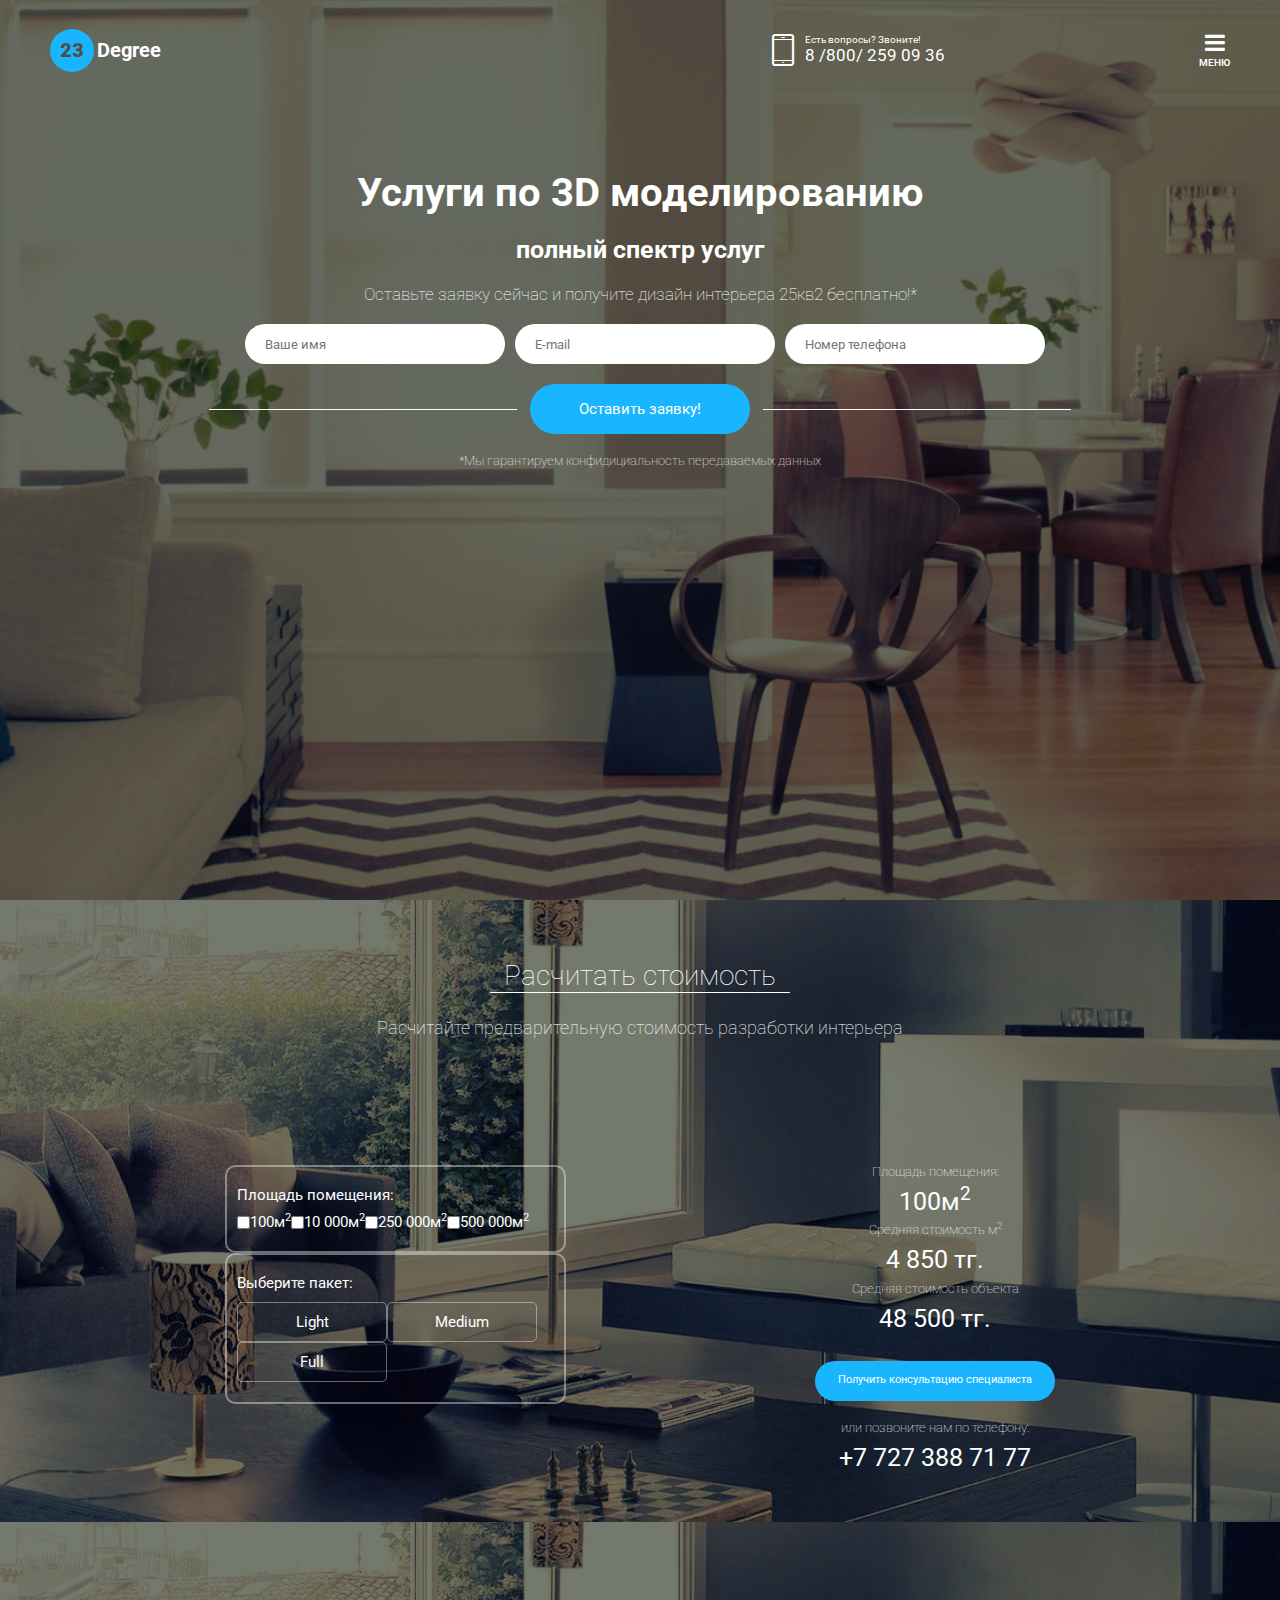
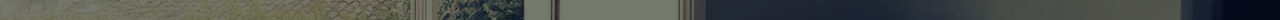
<file: 23degree/index.html>
<!DOCTYPE html>
<html lang="en">
<head>
    <meta charset="UTF-8">
    <title>23Degree</title>
    <link rel="stylesheet" href="sass/main.css">
    <link rel="stylesheet" href="css/normalize.css">
    <link href="https://fonts.googleapis.com/css?family=Roboto:100,400,700&display=swap&subset=cyrillic" rel="stylesheet">
</head>
<body> 
    <div class="main">
        <div class="main-nav">

            <div class="main-nav__logo">
                <div class="main-nav__logo-circle"><span>23</span></div><span class="main-nav__logo-text">Degree</span>
            </div>
            <div class="main-nav__icon-mobile">
                <i class="icon-mobile"></i>
            </div>
            <div class="main-nav__tel">
                
                <span>Есть вопросы? Звоните!</span>
                <p>8 /800/ 259 09 36</p>
            </div>
        
            <div class="main-nav__menu">
                <i class="icon-menu"></i>
                <span>меню</span>
            </div>
        </div>

        <div class="main-headings">
            <h1>Услуги по 3D моделированию</h1>
            <h2>полный спектр услуг</h2>
        </div> 

        <div class="main-application">
            <h3>Оставьте заявку сейчас и получите дизайн интерьера 25кв2 бесплатно!*</h3>    
            <form class="main-application__form" action="#">               
                <input type="text" name="" id="" placeholder="Ваше имя">
                <input type="text" name="" id="" placeholder="E-mail">
                <input type="text" name="" id="" placeholder="Номер телефона">
                <a class="link-btn" href="#">Оставить заявку!</a>
            </form>
            <p>*Мы гарантируем конфидициальность передаваемых данных</p>
        </div>      
    </div>
    <div class="cost">
        <div class="cost-headings">
            <h2>Расчитать стоимость</h2>
            <p>Расчитайте предварительную стоимость разработки интерьера</p>
        </div>
        <div class="cost-main">
            <div class="cost-main__form">
                    <div class="cost-main__form--area">
                        <span>Площадь помещения:</span>
                        <input type="checkbox" id="area1"/><label for="area1">100м<sup>2</sup></label>
                        <input type="checkbox" id="area-2"/><label for="area-2">10 000м<sup>2</sup></label>
                        <input type="checkbox" id="area-3"/><label for="area-3">250 000м<sup>2</sup></label>
                        <input type="checkbox" id="area-4"/><label for="area-4">500 000м<sup>2</sup></label>
                    </div>
                    <div class="cost-main__form--mode">
                        <span>Выберите пакет:</span>
                        <a href="#" class="link-btn">Light</a>
                        <a href="#" class="link-btn">Medium</a>
                        <a href="#" class="link-btn">Full</a>
                    </div>
            </div>
            <div class="cost-main__info">
                <p>Площадь помещения:</p>
                <span>100м<sup>2</sup></span>
                <p>Средняя стоимость м<sup>2</sup></p>
                <span>4 850 тг.</span>
                <p>Средняя стоимость объекта</p>
                <span>48 500 тг.</span>
                <a href="#" class="link-btn">Получить консультацию специалиста</a>
                <p>или позвоните нам по телефону:</p>
                <span>+7 727 388 71 77</span>
            </div>
        </div>
        
        
    </div>
    
</body>
</html>
</file>
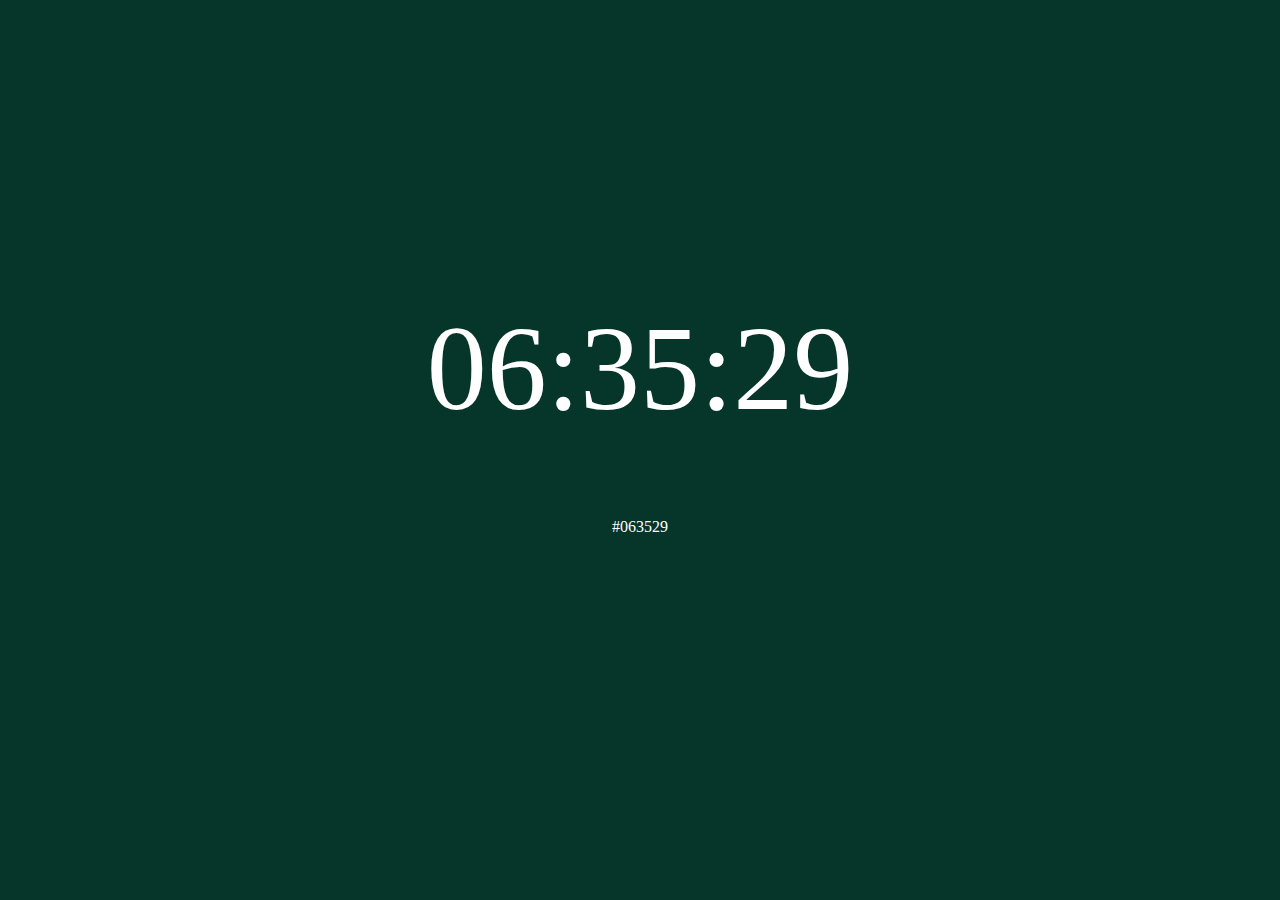
<file: color-clock/index.html>
<!DOCTYPE html>
<html lang="en">
<head>
    <meta charset="UTF-8">
    <title>Clock</title>
    <link rel="stylesheet" href="style.css">
</head>
<body>
    <h1 id="clock">00:00:00</h1>
    <p id="color">000000</p>
    <script src="script.js"></script>
</body>
</html>
</file>
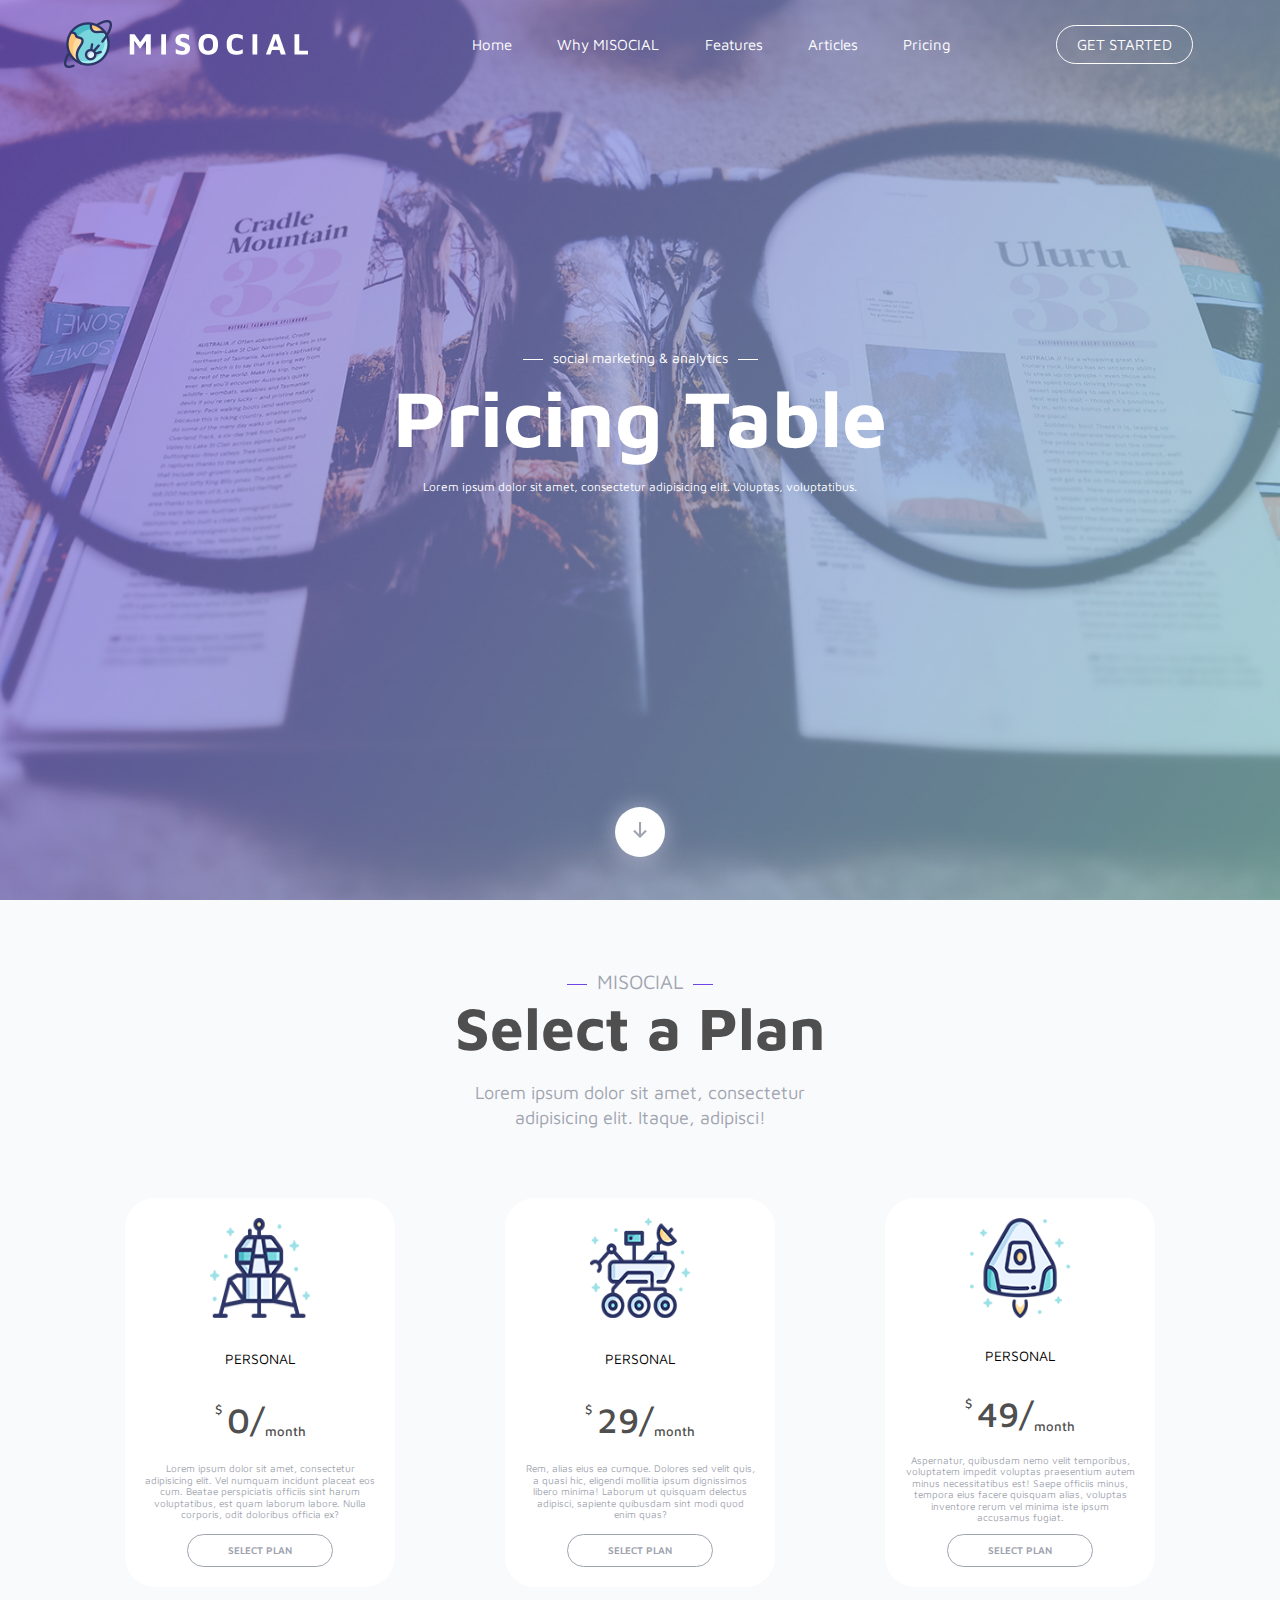
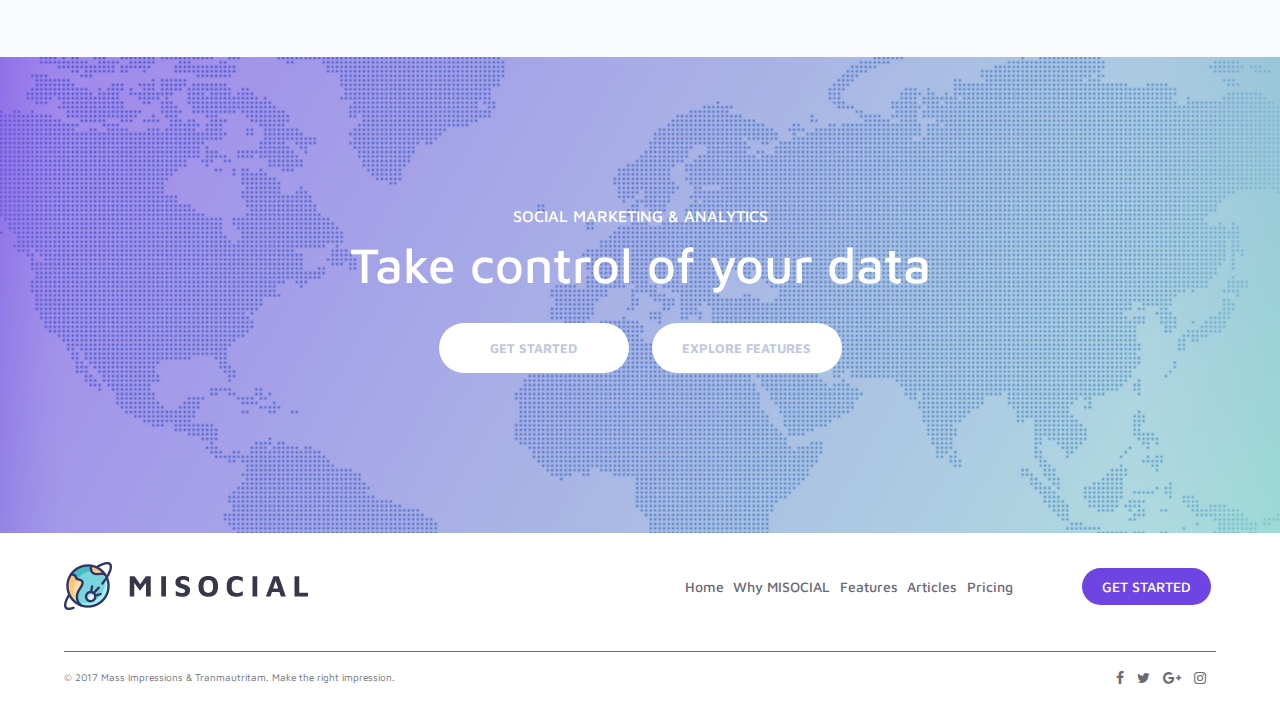
<file: learning-flexbox/index.html>
<!DOCTYPE html>
<html lang="en">
<head>
	<meta charset="UTF-8">
	<title>Pricing table</title>
	<link rel="stylesheet" href="https://stackpath.bootstrapcdn.com/font-awesome/4.7.0/css/font-awesome.min.css">
	<link href="https://fonts.googleapis.com/css?family=Maven+Pro:400,500,700,900&display=swap" rel="stylesheet">
	<link rel="stylesheet" href="css/main.css">
	<link rel="stylesheet" href="css/normalize.css">	
	<link rel="stylesheet" href="css/media.css">
</head>
<body>
	
	<ul class="m-menu">
		<li class="close-menu">&times;</li>
		<li><a href="#" class="menu-link">Home</a></li>
		<li><a href="#" class="menu-link">Why MISOCIAL</a></li>
		<li><a href="#" class="menu-link">Features</a></li>
		<li><a href="#" class="menu-link">Articles</a></li>
		<li><a href="#" class="menu-link">Pricing</a></li>
		<li><a href="#" class=" get-started-btn menu-link">get started</a></li>
	</ul>

	<div class="main">
	<div class="main-overlay"></div>

		<div class="header">
			<div class="logo">
				<img src="img/logo.png" alt="logo">
			</div>
			<a href="#" class="m-menu-link">
				<i class="fa fa-bars"></i>
			</a>
			

			<div class="menu visible-lg">
				<ul>
					<li><a href="#" class="menu-link">Home</a></li>
					<li><a href="#" class="menu-link">Why MISOCIAL</a></li>
					<li><a href="#" class="menu-link">Features</a></li>
					<li><a href="#" class="menu-link">Articles</a></li>
					<li><a href="#" class="menu-link">Pricing</a></li>
					<li><a href="#" class=" get-started-btn menu-link">get started</a></li>
				</ul>
			</div>

		</div>

		<div class="main-text">
			<span>social marketing & analytics</span>
			<h1>Pricing Table</h1>
			<p>Lorem ipsum dolor sit amet, consectetur adipisicing elit. Voluptas, voluptatibus.</p>
		</div>
		<a href="#" class="main-arrow">
			<div class="arrow-down">
				<img src="img/arrow.png" alt="down">
			</div>
		</a>
	</div>

	<div class="table">
		<div class="table-header">
			<span class="table-subtitle">MIsocial</span>
			<h2>Select a Plan</h2>
			<p>Lorem ipsum dolor sit amet, consectetur adipisicing elit. Itaque, adipisci!</p>
		</div>
		<div class="price-tags">
			<div class="price-tag">
				<img src="img/table1.png">
				<span>Personal</span>
				<h4><sup>$</sup>0/<sub>month</sub></h4>
				<p>Lorem ipsum dolor sit amet, consectetur adipisicing elit. Vel numquam incidunt placeat eos cum. Beatae perspiciatis officiis sint harum voluptatibus, est quam laborum labore. Nulla corporis, odit doloribus officia ex?</p>
				<button class="price-btn">select plan</button>
			</div>
			<div class="price-tag">
				<img src="img/table2.png">
				<span>Personal</span>
				<h4><sup>$</sup>29/<sub>month</sub></h4>
				<p>Rem, alias eius ea cumque. Dolores sed velit quis, a quasi hic, eligendi mollitia ipsum dignissimos libero minima! Laborum ut quisquam delectus adipisci, sapiente quibusdam sint modi quod enim quas?</p>
				<button class="price-btn">select plan</button>
			</div>
			<div class="price-tag">
				<img src="img/table3.png">
				<span>Personal</span>
				<h4><sup>$</sup>49/<sub>month</sub></h4>
				<p>Aspernatur, quibusdam nemo velit temporibus, voluptatem impedit voluptas praesentium autem minus necessitatibus est! Saepe officiis minus, tempora eius facere quisquam alias, voluptas inventore rerum vel minima iste ipsum accusamus fugiat.</p>
				<button class="price-btn">select plan</button>
			</div>
		</div>
	</div>

	<div class="call-to-action">
		<div class="wrap">
			<div class="call-to-action-overlay"></div>
			<span>social marketing & analytics</span>
			<h4>Take control of your data</h4>
			<button class="cta-btn">get started</button>
			<button class="cta-btn">explore features</button>
		</div>
	</div>

	<div class="footer-wrap">
		<div class="footer">
			<div class="logo">
				<img src="img/logo-black.png" alt="logo">
			</div>
			<div class="footer-menu">
				<ul>
					<li><a href="#" class="footer-menu-link">Home</a></li>
					<li><a href="#" class="footer-menu-link">Why MISOCIAL</a></li>
					<li><a href="#" class="footer-menu-link">Features</a></li>
					<li><a href="#" class="footer-menu-link">Articles</a></li>
					<li><a href="#" class="footer-menu-link">Pricing</a></li>
					<li><a href="#" class="footer-get-started footer-menu-link">get started</a></li>
				</ul>
			</div>
		</div>
	</div>

	<div class="line"></div>
	<div class="legal">
		<div class="copy">
			<p>© 2017 Mass Impressions & Tranmautritam. Make the right impression.</p>
		</div>
		<div class="social-links">
			<a href="#"><i class="fa fa-facebook"></i></a>
			<a href="#"><i class="fa fa-twitter"></i></a>
			<a href="#"><i class="fa fa-google-plus"></i></a>
			<a href="#"><i class="fa fa-instagram"></i></a>
		</div>
	</div>

	<script
  src="https://code.jquery.com/jquery-1.12.4.min.js"
  integrity="sha256-ZosEbRLbNQzLpnKIkEdrPv7lOy9C27hHQ+Xp8a4MxAQ="
  crossorigin="anonymous"></script>
  <script>
  	$(function() {
  		var link = $('.m-menu-link');
  		var close = $('.close-menu');
  		var menu = $('.m-menu');

  		link.on('click', function(event) {
  			event.preventDefault();
  			menu.toggleClass('m-menu__active');
  		});
  		close.on('click', function(event) {
  			event.preventDefault();
  			menu.toggleClass('m-menu__active');
  		});
  	});
  </script>

</body>
</html>
</file>
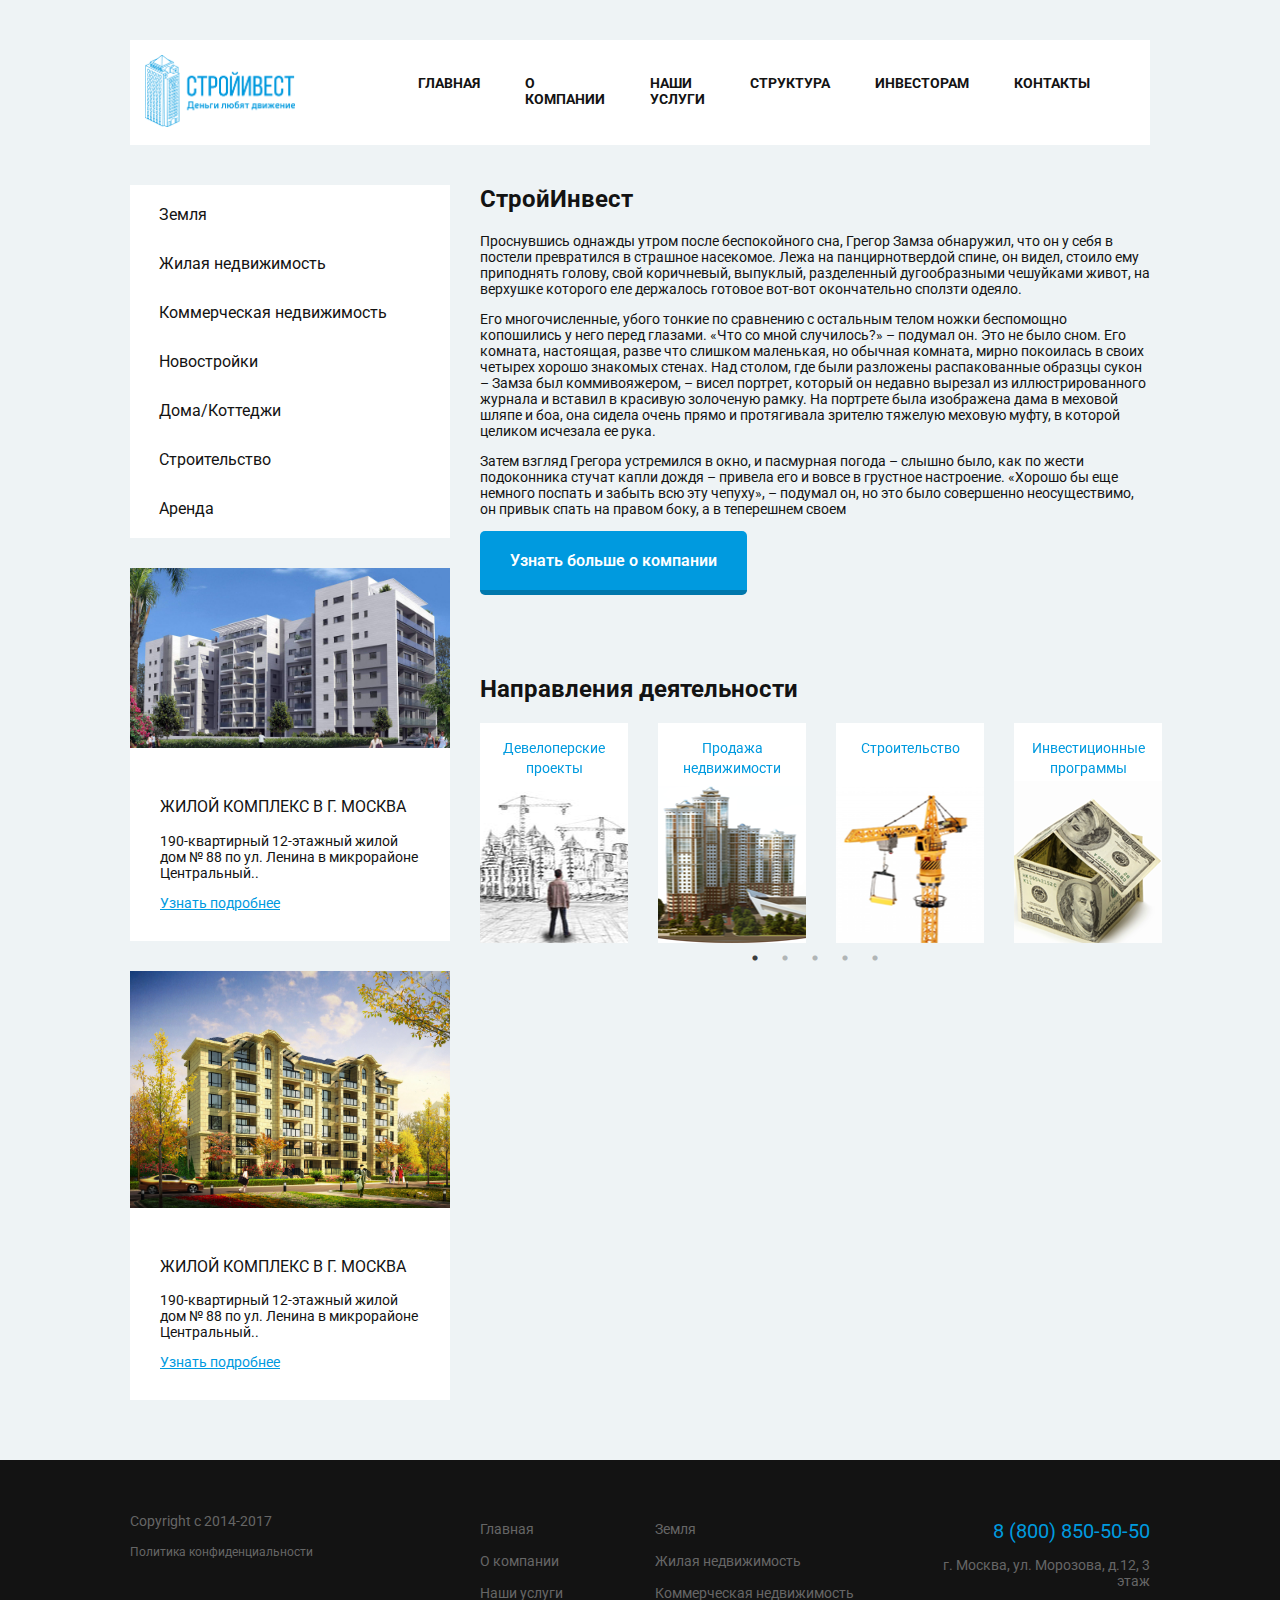
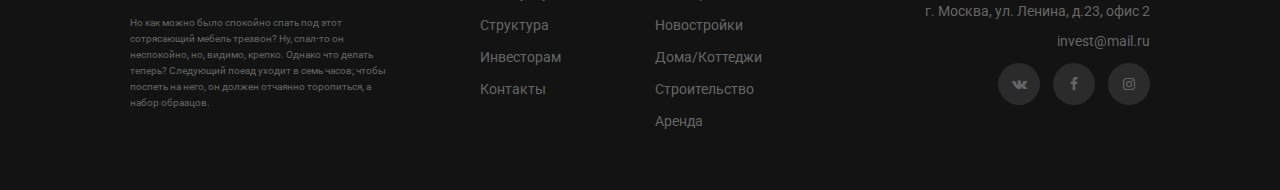
<file: stroyinvest/index.html>
<!DOCTYPE html>
<html lang="en">
	<head>
		<meta charset="utf-8">
		<meta name="viewport" content="width=device-width, initial-scale=1, shrink-to-fit=no">
		<meta name="description" content="">
		<meta name="author" content="">
		<link rel="icon" href="./favicon.ico">

		<title>СтройИнвест - корпоративный сайт</title>

		<!-- Bootstrap grid CSS -->
		<link rel="stylesheet" href="css/bootstrap-grid.min.css">
		
		<!-- Fonts -->
		<link href="https://fonts.googleapis.com/css?family=Roboto:400,700&display=swap&subset=cyrillic" rel="stylesheet">

		<!-- Slick Slider -->
		<link rel="stylesheet" href="slick/slick-theme.css">
		<link rel="stylesheet" href="slick/slick.css">

		<!-- Styles-->
		<link href="css/main.css" rel="stylesheet">
	</head>

	<body>
		
		<div class="container">
			<div class="top-nav">
				<div class="row justify-content-between align-items-center">
					<div class="col-xl">
						<div class="logo">
							<img src="img/logo.png" alt="СтройИнвест">
						</div>
					</div>
					<!-- /.col-md -->
					<div class="col-xl">
						<button class="top-nav_btn">
							<i class="icon-menu"></i>
						</button>
						<ul class="top-nav_menu">
							<li><a href="#">Главная</a></li>
							<li><a href="#">О компании</a></li>
							<li><a href="#">Наши услуги</a></li>
							<li><a href="#">Структура</a></li>
							<li><a href="#">Инвесторам</a></li>
							<li><a href="#">Контакты</a></li>
							
						</ul>
					</div>
					<!-- /.col-md -->
				</div>
				<!-- /.row -->
			</div>
			<!-- /.top-nav -->
			
			<div class="row">
				<div class="col-lg-4">
					<div class="left-sidebar">
						<div class="left-sidebar_btn">
							Категории
						</div>
						<ul class="left-sidebar_menu">
							<li><a href="#">Земля</a></li>
							<li><a href="#">Жилая недвижимость</a></li>
							<li><a href="#">Коммерческая недвижимость</a></li>
							<li><a href="#">Новостройки</a></li>
							<li><a href="#">Дома/Коттеджи</a></li>
							<li><a href="#">Строительство</a></li>
							<li><a href="#">Аренда</a></li>
						</ul>

						<div class="left-sidebar_object">
							<img src="img/objects/object-prewiew-1.jpg" alt="Фото объекта">
							<div class="left-sidebar_object-description">
								<h3>Жилой комплекс в г. Москва</h3>
								<p>190-квартирный 12-этажный жилой дом № 88 по ул. Ленина в микрорайоне Центральный..</p>
								<a href="#">Узнать подробнее</a>
							</div>
						</div>

						<div class="left-sidebar_object">
							<img src="img/objects/object-prewiew-2.jpg" alt="Фото объекта">
							<div class="left-sidebar_object-description">
								<h3>Жилой комплекс в г. Москва</h3>
								<p>190-квартирный 12-этажный жилой дом № 88 по ул. Ленина в микрорайоне Центральный..</p>
								<a href="#">Узнать подробнее</a>
							</div>
						</div>

					</div> <!-- /.left-sidebar -->
				</div>
				<!-- /.col-md-4 -->
				<div class="col-lg-8">
					<div class="content">
						<h2>СтройИнвест</h2>
						<p>Проснувшись однажды утром после беспокойного сна, Грегор Замза обнаружил, что он у себя в постели превратился в страшное насекомое. Лежа на панцирнотвердой спине, он видел, стоило ему приподнять голову, свой коричневый, выпуклый, разделенный дугообразными чешуйками живот, на верхушке которого еле держалось готовое вот-вот окончательно сползти одеяло.</p>
						<p>Его многочисленные, убого тонкие по сравнению с остальным телом ножки беспомощно копошились у него перед глазами. «Что со мной случилось?» – подумал он. Это не было сном. Его комната, настоящая, разве что слишком маленькая, но обычная комната, мирно покоилась в своих четырех хорошо знакомых стенах. Над столом, где были разложены распакованные образцы сукон – Замза был коммивояжером, – висел портрет, который он недавно вырезал из иллюстрированного журнала и вставил в красивую золоченую рамку. На портрете была изображена дама в меховой шляпе и боа, она сидела очень прямо и протягивала зрителю тяжелую меховую муфту, в которой целиком исчезала ее рука.</p>
						<p>Затем взгляд Грегора устремился в окно, и пасмурная погода – слышно было, как по жести подоконника стучат капли дождя – привела его и вовсе в грустное настроение. «Хорошо бы еще немного поспать и забыть всю эту чепуху», – подумал он, но это было совершенно неосуществимо, он привык спать на правом боку, а в теперешнем своем</p>
						<a href="#" class="btn btn-primary">Узнать больше о компании</a>
					</div><!-- /.content -->
					<div class="directions">
						<h2>Направления деятельности</h2>
						<div class="direction-blocks">
							<div class="directions-block" style="background-image: url(img/directions/1.jpg);">
								<h3>Девелоперские проекты</h3>
							</div>
							<div class="directions-block" style="background-image: url(img/directions/2.png);">
								<h3>Продажа недвижимости</h3>
							</div>
							<div class="directions-block" style="background-image: url(img/directions/3.png);" >
								<h3>Строительство</h3>
							</div>
							<div class="directions-block" style="background-image: url(img/directions/4.png);">
								<h3>Инвестиционные программы</h3>
							</div>
							<div class="directions-block" style="background-image: url(img/directions/2.png);">
								<h3>Финансовые инструменты</h3>
							</div>
						</div> <!-- direction-blocks -->
					</div>
				</div>
				<!-- /.col-md-8 -->
			</div>
			<!-- /.row -->

		</div><!-- /.container -->

		
		<footer class="footer">
			<div class="container">

				<div class="row">
					<div class="col-md-4">
						<div class="copy">
							<p>Copyright c 2014-2017</p>
							<a class="footer-policy-link" href="#">Политика конфиденциальности</a>
							<small>Но как можно было спокойно спать под этот сотрясающий мебель трезвон? Ну, спал-то он неспокойно, но, видимо, крепко. Однако что делать теперь? Следующий поезд уходит в семь часов; чтобы поспеть на него, он должен отчаянно торопиться, а набор образцов.</small>
						</div>
					</div>
					<!-- /.col-md -->
					<div class="col-md-2 col-6">
						<ul class="footer_menu">
								<li><a href="#">Главная</a></li>
								<li><a href="#">О компании</a></li>
								<li><a href="#">Наши услуги</a></li>
								<li><a href="#">Структура</a></li>
								<li><a href="#">Инвесторам</a></li>
								<li><a href="#">Контакты</a></li>
							</ul>
					</div>
					<!-- /.col-md -->
					<div class="col-md col-6">
						<ul class="footer_menu">
								<li><a href="#">Земля</a></li>
								<li><a href="#">Жилая недвижимость</a></li>
								<li><a href="#">Коммерческая недвижимость</a></li>
								<li><a href="#">Новостройки</a></li>
								<li><a href="#">Дома/Коттеджи</a></li>
								<li><a href="#">Строительство</a></li>
								<li><a href="#">Аренда</a></li>
							</ul>
					</div>
					<!-- /.col-md -->
					<div class="col-md">
					
						<div class="footer-contacts">
							<p class="footer-contacts_phone">8 (800) 850-50-50</p>
							<p class="footer-contacts_adress">г. Москва, ул. Морозова, д.12, 3 этаж</p>
							<p class="footer-contacts_adress">г. Москва, ул. Ленина, д.23, офис 2</p>
							<p class="footer-contacts_email">invest@mail.ru</p>
						</div>
					
						<div class="footer-social-links">
							<ul>
								<li><a href="#"><i class="icon-vkontakte"></i></a></li>
								<li><a href="#"><i class="icon-facebook"></i></a></li>
								<li><a href="#"><i class="icon-instagram"></i></a></li>
							</ul>
						</div>
					
					</div>
					<!-- /.col-md --></div>

			</div><!-- /.container -->
		</footer>

		<!-- Placed at the end of the document so the pages load faster -->
		<!-- Если jquery не подгрузился с SDN, то подгружаем с локальной папки -->
		<script src="https://code.jquery.com/jquery-1.12.4.min.js"></script>

		<!-- Подключаем slick slider -->
		<script src="slick/slick.js"></script>
		<script>
			$('.direction-blocks').slick({
				arrows: false,
				dots: true,
				slidesToShow: 4,
				slidesToScroll: 1,
				responsive: [
					{
						breakpoint: 768,
						settings: {
							slidesToShow: 1,
							slidesToScroll: 1
						}
					},
				]
			});
		</script>
		<!-- Выпадающее меню -->
		<script>
			jQuery(document).ready(function($) {
				var menuBtn = $('.top-nav_btn');
				var sidebarBtn = $('.left-sidebar_btn');
				var menu = $(".top-nav_menu");
				var sidebarMenu = $(".left-sidebar_menu");

				menuBtn.on('click', function(event){
					event.preventDefault();
					menu.toggleClass('top-nav_menu__active');
				});
				sidebarBtn.on('click', function(event){
					event.preventDefault();
					sidebarMenu.toggleClass('left-sidebar_menu__active');
				});
			});
		</script>
	</body>
</html>
</file>
<file: 23degree/sass/main.css>
@charset "UTF-8";
@font-face {
  font-family: 'fontello';
  src: url("../font/fontello.eot?51202658");
  src: url("../font/fontello.eot?51202658#iefix") format("embedded-opentype"), url("../font/fontello.woff2?51202658") format("woff2"), url("../font/fontello.woff?51202658") format("woff"), url("../font/fontello.ttf?51202658") format("truetype"), url("../font/fontello.svg?51202658#fontello") format("svg");
  font-weight: normal;
  font-style: normal;
}

/* Chrome hack: SVG is rendered more smooth in Windozze. 100% magic, uncomment if you need it. */
/* Note, that will break hinting! In other OS-es font will be not as sharp as it could be */
/*
  @media screen and (-webkit-min-device-pixel-ratio:0) {
    @font-face {
      font-family: 'fontello';
      src: url('../font/fontello.svg?51202658#fontello') format('svg');
    }
  }
  */
[class^="icon-"]:before, [class*=" icon-"]:before {
  font-family: "fontello";
  font-style: normal;
  font-weight: normal;
  text-decoration: inherit;
  width: 1em;
  margin-right: .2em;
  text-align: center;
  /* opacity: .8; */
  /* For safety - reset parent styles, that can break glyph codes*/
  font-variant: normal;
  text-transform: none;
  /* fix buttons height, for twitter bootstrap */
  line-height: 1em;
  /* Animation center compensation - margins should be symmetric */
  /* remove if not needed */
  margin-left: .2em;
  /* you can be more comfortable with increased icons size */
  /* Font smoothing. That was taken from TWBS */
  -webkit-font-smoothing: antialiased;
  -moz-osx-font-smoothing: grayscale;
  /* Uncomment for 3D effect */
  /* text-shadow: 1px 1px 1px rgba(127, 127, 127, 0.3); */
}

.icon-mobile:before {
  content: '\e800';
}

/* '' */
.icon-menu:before {
  content: '\f0c9';
}

/* '' */
* {
  box-sizing: border-box;
}

html {
  font-family: 'Roboto', sans-serif;
  font-size: 10px;
}

h2 {
  margin: 0;
}

.main {
  background: url(../img/main-bg.png) center center no-repeat;
  background-size: cover;
  height: 100vh;
  position: relative;
}

.main-application {
  display: flex;
  flex-direction: column;
  align-items: center;
  color: white;
}

.main-application h3 {
  margin: 2rem auto;
  font-weight: 100;
  font-size: 1.7rem;
}

.main-application p {
  font-weight: 100;
  font-size: 1.3rem;
  margin-top: 2rem;
}

.main-application__form {
  display: flex;
  flex-wrap: wrap;
  justify-content: center;
}

.main-application__form::after {
  order: 0;
  content: '';
  width: 100%;
}

.main-application__form input {
  display: flex;
  flex-direction: column;
  border-style: none;
  margin-left: 1rem;
  width: 26rem;
  height: 4rem;
  border-radius: 20px;
  padding: 1rem 2rem;
  outline: none;
  font-size: 1.3rem;
}

.main-application__form a::before {
  content: '';
  width: 140%;
  height: 1px;
  background-color: #fff;
  vertical-align: middle;
  margin-left: -160%;
}

.main-application__form a::after {
  content: '';
  width: 140%;
  height: 1px;
  background-color: #fff;
  vertical-align: middle;
  margin-right: -160%;
}

.link-btn {
  display: flex;
  align-items: center;
  justify-content: space-around;
  order: 2;
  margin-top: 2rem;
  width: 22rem;
  height: 5rem;
  border-radius: 40px;
  border-style: none;
  outline: none;
  color: white;
  font-size: 1.5rem;
  background-color: #19b5fe;
  text-decoration: none;
}

.main-headings {
  display: flex;
  color: white;
  flex-direction: column;
  align-items: center;
  margin-top: 7rem;
}

.main-headings h2 {
  font-size: 2.5rem;
  margin: 0;
  margin: 20px 0 0 0;
}

.main-headings h1 {
  margin: 0;
  font-size: 4rem;
}

.icon-mobile {
  font-size: 320%;
}

.icon-menu {
  font-size: 230%;
}

.main-nav {
  height: 10vh;
  padding: 5rem 5rem;
  display: flex;
  justify-content: space-between;
  align-items: center;
  color: white;
}

.main-nav__logo {
  font-size: 2rem;
}

.main-nav__logo-circle {
  padding: 1rem;
  background: #19b5fe;
  display: inline-block;
  border-radius: 50%;
}

.main-nav__logo-circle span {
  font-weight: 900;
  background: url(../img/main-bg.png);
  -webkit-background-clip: text;
  -webkit-text-fill-color: transparent;
}

.main-nav__logo-text {
  font-weight: 700;
  margin-left: 0.3rem;
  color: white;
}

.main-nav__tel {
  display: flex;
  flex-direction: column;
  flex-wrap: wrap;
  margin-right: 25rem;
}

.main-nav__tel span {
  font-size: 1rem;
  margin: 0;
  display: block;
}

.main-nav__tel p {
  font-size: 1.7rem;
  margin: 0;
  display: block;
}

.main-nav__menu {
  display: flex;
  flex-direction: column;
  flex-wrap: wrap;
  align-items: center;
}

.main-nav__menu span {
  text-transform: uppercase;
  font-weight: 600;
  margin: 0;
}

.main-nav__icon-mobile {
  margin-left: 60rem;
}

.cost {
  padding: 3.5rem 10%;
  margin: 0;
  height: 80vh;
  background: url(../img/cost-bg.png);
  color: white;
  display: flex;
  flex-wrap: wrap;
  justify-content: center;
}

.cost-headings {
  margin: 0;
  display: flex;
  flex-direction: column;
  align-items: center;
}

.cost-headings h2 {
  margin: 2.5rem;
  font-size: 2.8rem;
  font-weight: 100;
}

.cost-headings h2::after {
  content: "";
  width: 110%;
  height: 1px;
  background-color: white;
  display: flex;
  margin: 0 -5%;
}

.cost-headings p {
  margin: 0;
  font-size: 1.8rem;
  font-weight: 100;
  margin-bottom: 2rem;
}

.cost-main {
  display: flex;
  margin: 0;
}

.cost-main__form {
  justify-content: flex-start;
  width: 50%;
}

.cost-main__form--area, .cost-main__form--mode {
  padding: 2rem 1rem;
  border: 2px solid rgba(255, 255, 255, 0.4);
  border-radius: 0.7em;
  font-size: 1.5rem;
  display: flex;
}

.cost-main__form--area {
  flex-wrap: wrap;
}

.cost-main__form--area span {
  align-self: center;
  display: flex;
  order: -2;
  margin-bottom: 1rem;
}

.cost-main__form--area::after {
  order: -1;
  content: '';
  width: 100%;
}

.cost-main__form--mode {
  flex-wrap: wrap;
}

.cost-main__form--mode .link-btn {
  width: 15rem;
  margin: 0;
  height: 4rem;
  background-color: transparent;
  border: 1px solid rgba(255, 255, 255, 0.4);
  border-radius: 5px;
}

.cost-main__form--mode span {
  align-self: center;
  display: flex;
  order: -2;
  margin-bottom: 1rem;
}

.cost-main__form--mode::after {
  order: -1;
  content: '';
  width: 100%;
}

.cost-main__info {
  display: flex;
  flex-direction: column;
  align-items: center;
  text-align: center;
  margin-left: 30%;
  width: 30%;
}

.cost-main__info p {
  margin: 0;
  font-size: 1.3rem;
  font-weight: 100;
  margin-bottom: 0.8rem;
}

.cost-main__info span {
  margin: 0;
  font-size: 2.5rem;
  margin-bottom: 0.7rem;
}

.cost-main__info .link-btn {
  order: 0;
  width: 24rem;
  height: 4rem;
  font-size: 1.1rem;
  margin-bottom: 2rem;
}
</file>
<file: color-clock/style.css>
body {
    font-family: "Open Sans";
    margin-top: 300px;
    text-align: center;
    color: white;
}

#clock {
    font-weight: 300;
    font-size: 120px;
}
</file>
<file: learning-flexbox/css/main.css>
*, *:before, *:after {
	box-sizing: border-box;
}
body {
	font-family: 'Maven Pro', sans-serif;
	margin: 0;
}

html {
	font-size: 10px;
}

.main {
	color: #fff;
	display: flex;
	flex-direction: column;
	justify-content: space-between;
	height: 100vh;
	min-height: 600px;
	-ms-align-items: center;
	align-items: center;
	background: url(../img/main-bg.png) no-repeat center;
	background-size: cover	;
	position: relative;
}
.main-overlay, .call-to-action-overlay {
	position: absolute;
	left: 0;
	top: 0;
	width: 100%;
	height: 100%;
	opacity: 0.9;
	z-index: -1;
	background-image: -moz-linear-gradient(150deg, rgb(136,211,206) 0%, rgb(110,69,226) 100%);
	background-image: -webkit-linear-gradient(150deg, rgb(136,211,206) 0%, rgb(110,69,226) 100%);
	background-image: -ms-linear-gradient(150deg, rgb(136,211,206) 0%, rgb(110,69,226) 100%);
}

.header{
	display: flex;
	height: 10vh;
	justify-content: space-between;
	-ms-align-items: center;
	align-items: center;
	position: relative;
	z-index: 2;
	width: 90%;
}

.menu {
	width: 70%;
}

.menu ul {
	display: flex;
	justify-content: space-around;
	list-style: none;
	font-size: 1.5rem;
}

.menu-link {
	color: #fff;
	text-decoration: none;
}

.get-started-btn {
	margin-left: 60px;
	border: 1px solid #fff;
	padding: 10px 20px;
	border-radius: 100px;
	text-transform: uppercase;
}

.main-text {
	display: flex;
	flex-direction: column;
	justify-content: center;
	align-items: center;
	position: relative;
	z-index: 2;
	text-align: center;
}

.main-text span {
	display: inline-block;
	font-size: 1.4rem;
}

.main-text p {
	font-size: 1.2rem;
}

.main-text h1 {
	margin: 0.5rem;
	font-size: 8rem;
}

.main-text span::after {
	content: '';
	width: 20px;
	height: 1px;
	background-color: #fff;
	display: inline-block;
	vertical-align: middle;
	margin-left: 10px;
}

.main-text span::before {
	content: '';
	width: 20px;
	height: 1px;
	background-color: #fff;
	display: inline-block;
	vertical-align: middle;
	margin-right: 10px;
}

.main-arrow {
	position: relative;
	z-index: 2;
	height: 15vh;
	display: flex;
	justify-content: center;
	align-items: center;
}

.arrow-down {
	text-align: center;
	line-height: 55px;
	border-radius: 50%;
	width: 50px;
	height: 50px;
	background-color: #fff;
	box-shadow: 0px 0px 18.69px 2.31px rgba(204, 204, 223, 0.5);
}

.table {
	background-color: #f9fafc;
	padding: 7rem;
}

.table-header {
	text-align: center;
	margin-bottom: 5rem;
}

.table-header span {
	text-transform: uppercase;
	font-size: 2rem;
	color: #9fa4af;
}

.table-header span::after {
	content: '';
	width: 20px;
	height: 1px;
	background-color: #6e45e2;
	display: inline-block;
	vertical-align: middle;
	margin-left: 10px;
}

.table-header span::before {
	content: '';
	width: 20px;
	height: 1px;
	background-color: #6e45e2;
	display: inline-block;
	vertical-align: middle;
	margin-right: 10px;
}

.table-header p {
	font-size: 1.8rem;
	display: inline-block;
	width: 40rem;
	line-height: 1.4;
	color: #9fa4af;
}

.table-header h2 {
	color: #4f4f4f;
	font-size: 6rem;
	margin: 0;
}

.price-tags {
	display: flex;
	justify-content: space-around;
}

.price-tag {
	background-color: #fff;
	border-radius: 3rem;
	padding: 2rem;
	display: flex;
	flex-direction: column;
	align-items: center;
	justify-content: space-between;
	text-align: center;
	width: 27rem;
	transition: 0.2s;
}

.price-tag:hover {
	cursor: pointer;
	box-shadow: 0px 0px 60px 10px rgba(204, 204, 223, 0.71);
}

.price-tag span {
	font-size: 1.4rem;
	text-transform: uppercase;
	margin: 3rem auto 2rem;
}

.price-tag img {
	width: 10rem;
	height: 10rem;
}

.price-tag h4 {
	font-weight: 500;
	color: #4f4f4f;
	font-size: 3.5rem;
	margin: 1rem;
}

.price-tag h4 sub {
	font-size: 1.3rem;
}

.price-tag h4 sup {
	vertical-align: super;
	font-size: 1.3rem;
	margin-right: 0.5rem;
}

.price-tag p{
	color: #9fa4af;
}

.price-btn {
	background-color: #fff;
	border: #9fa4af 1px solid;
	color: #9fa4af;
	text-transform: uppercase;
	font-size: 1rem;
	font-weight: 600;
	padding: 1rem 4rem;
	border-radius: 100px;
	transition: 0.2s;
}

.price-btn:hover {
	background-color: #6e45e2;
	border: none;
}

.call-to-action {
	text-align: center;
	padding: 15rem;
	position: relative;
	background: url(../img/map.png) no-repeat center;
	color: white;
}

.call-to-action span {
	font-size: 1.6rem;
	text-transform: uppercase;
	font-weight: 500;
}

.call-to-action h4 {
	font-weight: 500;
	font-size: 5rem;
	margin: 1rem auto 2rem;
}

.cta-btn {
	display: inline-block;
	border: none;
	background-color: white;
	color: #c2c9db;
	width: 19rem;
	height: 5rem;
	font-size: 1.3rem;
	text-transform: uppercase;
	font-weight: 700;
	margin: 1rem;
	border-radius: 100px;
	transition: 0.2s;
}

.cta-btn:hover {
	background-color: #6e45e2;
	cursor: pointer;
}

.wrap {
	z-index: 2;
}

.footer-wrap {
	display: flex;
	justify-content: center;
}

.footer {
	height: 12vh;
	align-items: center;
	width: 90%;
	display: flex;
	justify-content: space-between;
}

.footer-menu {
	width: 50%;
}

.footer-menu ul {
	display: flex;
	justify-content: space-around;
	list-style: none;
}

.footer-menu-link {
	font-size: 1.4rem;
	text-decoration: none;
	font-weight: 500;
	color: #6a6a77;
}

.footer-get-started {
	margin-left: 6rem;
	border: none;
	
	background-color: #6e45e2;
	color: white;
	padding: 10px 20px;
	border-radius: 100px;
	text-transform: uppercase;

}

.line {
	display: block;
	width: 90%;
	height: 1px;
	background-color: #6a6a77;
	margin: 1rem auto;
}

.legal {
	padding-left: 5%;
	padding-right: 5%;
	display: flex;
	justify-content: space-between;
	align-items: center;
	margin-bottom: 1rem;
}

.copy {
	font-size: 1rem;
	color: #6a6a77;
}

.social-links a {
	color: #6a6a77;
	font-size: 1.4rem;
	display: inline-block;
	margin-right: 1rem;
}

.m-menu-link {
	display: none;
	color: white;
	font-size: 3rem;
}

.m-menu {
	padding: 0;
	margin: 0;
	position: fixed;
	right: 0;
	top: 0;
	height: 100vh;
	width: 100%;
	text-align: center;
	list-style: none;
	z-index: 10;
	font-size: 2rem;
	line-height: 6rem;
	background-color: #6e45e2;
	display: flex;
	flex-direction: column;
	align-items: center;
	justify-content: center;
	transition: 0.2s;
	transform: translateX(100%);
}

.m-menu__active {
	transform: translateX(0%);
}

.close-menu {
	position: fixed;
	font-size: 5rem;
	right: 5rem;
	top: 1rem;
	font-weight: 900;
	color: white;
}

.close-menu:hover {
	cursor: pointer;
}
</file>
<file: learning-flexbox/css/media.css>
@media (max-width: 1199px) {
	html {
		font-size: 8px;
	}
}

@media (max-width: 991px) {
	html {
		font-size: 7px;
	}
	.visible-lg {
		display: none;
	}
	.m-menu-link {
		display: block;
		color: white;
		font-size: 3rem;
	}
	.get-started-btn {
		margin: 0;
	}
	.price-tags {
		flex-direction: column;
		align-items: center;
	}
	.price-tag {
		width: 80%;
		margin: 2rem auto;
	}
	.footer {
		justify-content: center;
	}
	.footer-menu {
		display: none;
	}
	.legal {
		flex-direction: column;
		padding-bottom: 2rem;
	}
	.social-links {
		padding-top: 2rem;
	}
	.social-links a{
		font-size: 3rem;
	}
	.main-text span, .main-text p {
		font-size: 2rem;
	}
}

@media (max-width: 500px) {

}
</file>
<file: stroyinvest/css/main.css>
@charset "UTF-8";
.slick-active {
  outline: none !important; }

body {
  margin: 0; }

@font-face {
  font-family: 'fontello';
  src: url("../fonts/fontello.eot?20140123");
  src: url("../fonts/fontello.eot?20140123#iefix") format("embedded-opentype"), url("../fonts/fontello.woff2?20140123") format("woff2"), url("../fonts/fontello.woff?20140123") format("woff"), url("../fonts/fontello.ttf?20140123") format("truetype"), url("../fonts/fontello.svg?20140123#fontello") format("svg");
  font-weight: normal;
  font-style: normal; }
/* Chrome hack: SVG is rendered more smooth in Windozze. 100% magic, uncomment if you need it. */
/* Note, that will break hinting! In other OS-es font will be not as sharp as it could be */
/*
@media screen and (-webkit-min-device-pixel-ratio:0) {
  @font-face {
    font-family: 'fontello';
    src: url('../font/fontello.svg?20140123#fontello') format('svg');
  }
}
*/
[class^="icon-"]:before, [class*=" icon-"]:before {
  font-family: "fontello";
  font-style: normal;
  font-weight: normal;
  speak: none;
  display: inline-block;
  text-decoration: inherit;
  width: 1em;
  margin-right: .2em;
  text-align: center;
  /* opacity: .8; */
  /* For safety - reset parent styles, that can break glyph codes*/
  font-variant: normal;
  text-transform: none;
  /* fix buttons height, for twitter bootstrap */
  line-height: 1em;
  /* Animation center compensation - margins should be symmetric */
  /* remove if not needed */
  margin-left: .2em;
  /* you can be more comfortable with increased icons size */
  /* font-size: 120%; */
  /* Font smoothing. That was taken from TWBS */
  -webkit-font-smoothing: antialiased;
  -moz-osx-font-smoothing: grayscale;
  /* Uncomment for 3D effect */
  /* text-shadow: 1px 1px 1px rgba(127, 127, 127, 0.3); */ }

.icon-facebook:before {
  content: '\f09a'; }

/* '' */
.icon-menu:before {
  content: '\f0c9'; }

/* '' */
.icon-instagram:before {
  content: '\f16d'; }

/* '' */
.icon-vkontakte:before {
  content: '\f189'; }

/* '' */
html {
  font-size: 10px; }

body {
  background-color: #eef3f5;
  color: #131313;
  font-family: "Roboto", sans-serif;
  padding-top: 40px;
  font-size: 14px; }

a {
  color: #009adf; }

h2 {
  font-size: 24px; }

.btn {
  padding: 20px 30px;
  display: inline-block;
  color: #fff;
  border-radius: 5px;
  text-decoration: none;
  font-size: 16px;
  font-weight: 600; }
  .btn-primary {
    background-color: #009adf;
    border-bottom: 5px solid #0077ac; }
    .btn-primary:hover {
      background-color: #00a1e9; }

.container {
  padding-left: 60px;
  padding-right: 60px; }

.top-nav {
  background-color: #fff;
  padding: 15px;
  position: relative; }
  .top-nav_btn {
    display: none;
    width: 30px;
    height: 30px;
    background-color: transparent;
    border: none;
    font-size: 18px;
    position: absolute;
    right: 15px;
    top: -50px;
    outline: none; }
    .top-nav_btn:hover {
      cursor: pointer; }
  .top-nav_menu {
    list-style: none;
    padding: 0;
    display: -webkit-box;
    display: -ms-flexbox;
    display: flex; }
    .top-nav_menu li {
      margin-right: 45px; }
      .top-nav_menu li a {
        text-transform: uppercase;
        text-decoration: none;
        color: #131313;
        font-weight: 700; }
        .top-nav_menu li a::after {
          content: "";
          display: block;
          width: 100%;
          height: 2px;
          background-color: #009adf;
          -webkit-transform: translateY(37px) scale(0);
                  transform: translateY(37px) scale(0);
          -webkit-transition: all 0.2s;
          transition: all 0.2s; }
        .top-nav_menu li a:hover {
          text-decoration: none; }
          .top-nav_menu li a:hover::after {
            -webkit-transform: translateY(37px) scale(1);
                    transform: translateY(37px) scale(1); }
  .top-nav .logo img {
    width: 150px; }

.left-sidebar {
  margin-top: 4rem; }
  .left-sidebar_btn {
    display: none;
    background-color: #fff;
    padding: 15px;
    position: relative; }
    .left-sidebar_btn:hover {
      cursor: pointer; }
    .left-sidebar_btn::after {
      content: "";
      display: inline-block;
      position: absolute;
      top: 50%;
      margin-top: -10px;
      right: 15px;
      width: 15px;
      height: 15px;
      border-bottom: 2px solid #131313;
      border-right: 2px solid #131313;
      -webkit-transform: rotate(45deg);
              transform: rotate(45deg); }
  .left-sidebar_menu {
    background-color: #fff;
    list-style: none;
    padding: 0; }
    .left-sidebar_menu li {
      -webkit-transition: all 0.1s;
      transition: all 0.1s; }
      .left-sidebar_menu li:first-child a {
        padding-top: 20px; }
      .left-sidebar_menu li:last-child a {
        padding-bottom: 20px; }
      .left-sidebar_menu li:hover {
        background-color: #009adf; }
        .left-sidebar_menu li:hover a {
          color: #fff; }
      .left-sidebar_menu li a {
        display: block;
        padding: 15px 29px;
        text-decoration: none;
        color: #131313;
        font-size: 16px;
        font-weight: 400; }
  .left-sidebar_object {
    margin-top: 30px;
    background-color: #fff; }
    .left-sidebar_object-description {
      padding: 30px; }
      .left-sidebar_object-description h3 {
        text-transform: uppercase;
        font-weight: 400; }
    .left-sidebar_object img {
      width: 100%; }

.content {
  margin-top: 40px; }

.directions {
  margin-top: 80px; }
  .directions-block {
    background-color: #fff;
    height: 220px;
    text-align: center;
    background-position: bottom center;
    background-repeat: no-repeat; }
    .directions-block h3 {
      color: #009adf;
      padding: 15px;
      margin: 0;
      font-size: 14px;
      font-weight: 400;
      line-height: 20px; }

.slick-slide {
  margin-right: 30px;
  width: 170px; }

.slick-list {
  margin-right: -40px; }

.footer {
  margin-top: 60px;
  background-color: #131313;
  color: #666666;
  padding: 39px 0; }
  .footer-policy-link {
    font-size: 12px; }
  .footer p {
    margin-bottom: 14px; }
  .footer a {
    color: #666666;
    text-decoration: none; }
    .footer a:hover {
      color: #fff; }
  .footer small {
    display: block;
    margin-top: 56px;
    line-height: 16px;
    font-size: 10px;
    max-width: 80%; }
  .footer ul {
    padding: 0;
    list-style: none; }
    .footer ul li {
      line-height: 32px; }
  .footer-contacts, .footer-social-links {
    text-align: right; }
    .footer-contacts_phone {
      font-weight: 400;
      font-size: 20px;
      color: #009adf; }
  .footer-social-links li {
    display: inline-block; }
    .footer-social-links li a {
      display: inline-block;
      width: 42px;
      height: 42px;
      background-color: rgba(255, 255, 255, 0.1);
      text-align: center;
      line-height: 42px;
      border-radius: 50%;
      margin-left: 10px;
      -webkit-transition: all 0.2s;
      transition: all 0.2s; }
      .footer-social-links li a:hover {
        background-color: rgba(255, 255, 255, 0.9);
        color: #131313; }

@media(max-width: 768px) {
  html {
    font-size: 7px; }

  body {
    padding-top: 20px; }

  .container {
    padding-left: 30px;
    padding-right: 30px; }

  .top-nav_btn {
    display: block; }
  .top-nav_menu {
    -webkit-box-orient: vertical;
    -webkit-box-direction: normal;
        -ms-flex-direction: column;
            flex-direction: column;
    display: none; }
    .top-nav_menu li {
      line-height: 2; }
      .top-nav_menu li a::after {
        display: none; }
    .top-nav_menu__active {
      display: -webkit-box;
      display: -ms-flexbox;
      display: flex;
      margin-bottom: 0; }

  .left-sidebar_object {
    display: none; }
  .left-sidebar_btn {
    display: block; }
  .left-sidebar_menu {
    display: none; }
    .left-sidebar_menu__active {
      display: block; }

  .copy {
    text-align: center; }
    .copy small {
      display: block;
      margin: 36px auto; }

  .footer-contacts, .footer-social-links {
    text-align: left; } }
@media (min-width: 769px) and (max-width: 991px) {
  html {
    font-size: 7px; }

  .top-nav_btn {
    display: block; }
  .top-nav_menu {
    display: none; }
    .top-nav_menu__active {
      display: -webkit-box;
      display: -ms-flexbox;
      display: flex;
      margin-bottom: 0;
      -ms-flex-pack: distribute;
          justify-content: space-around; }
    .top-nav_menu li {
      margin-right: 0;
      line-height: 2; }
      .top-nav_menu li a::after {
        display: none; }

  .left-sidebar_object {
    display: none; }
  .left-sidebar_btn {
    display: block; }
  .left-sidebar_menu {
    display: none; }
    .left-sidebar_menu__active {
      display: block; } }
</file>
